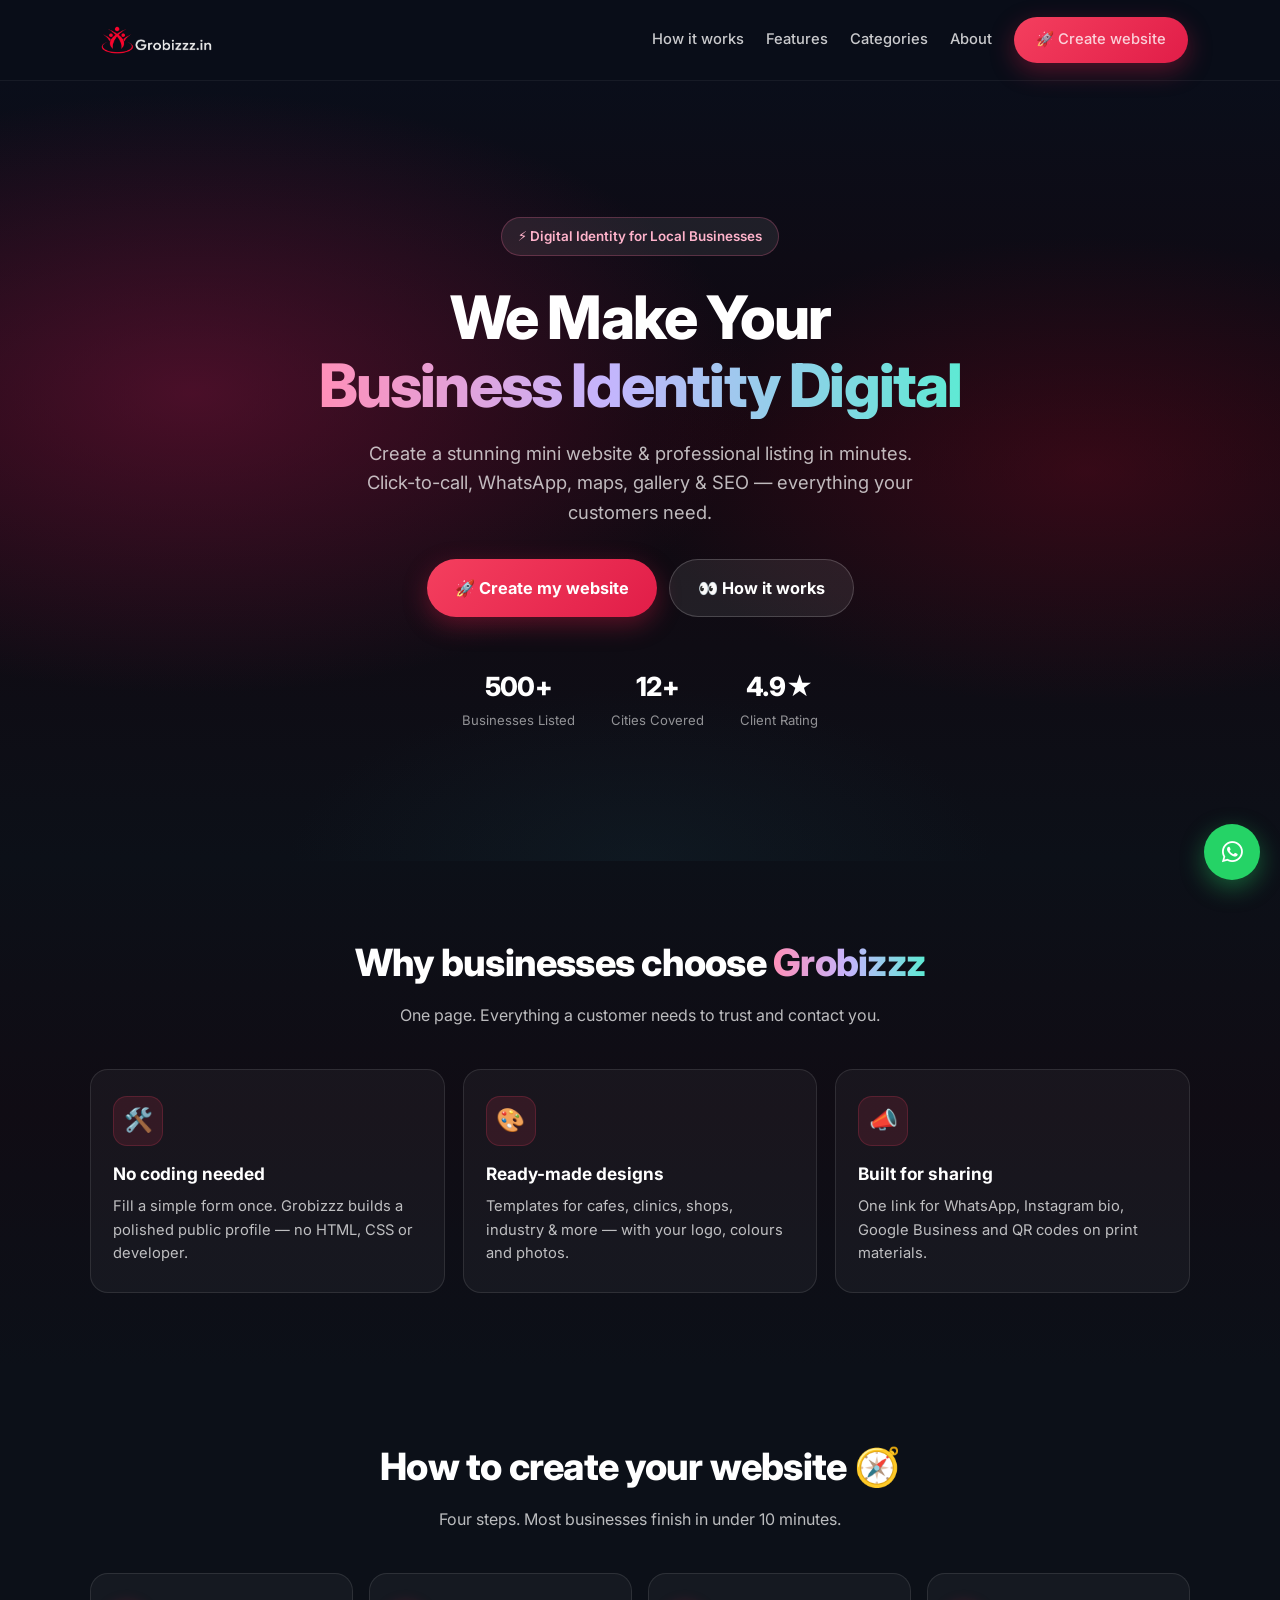
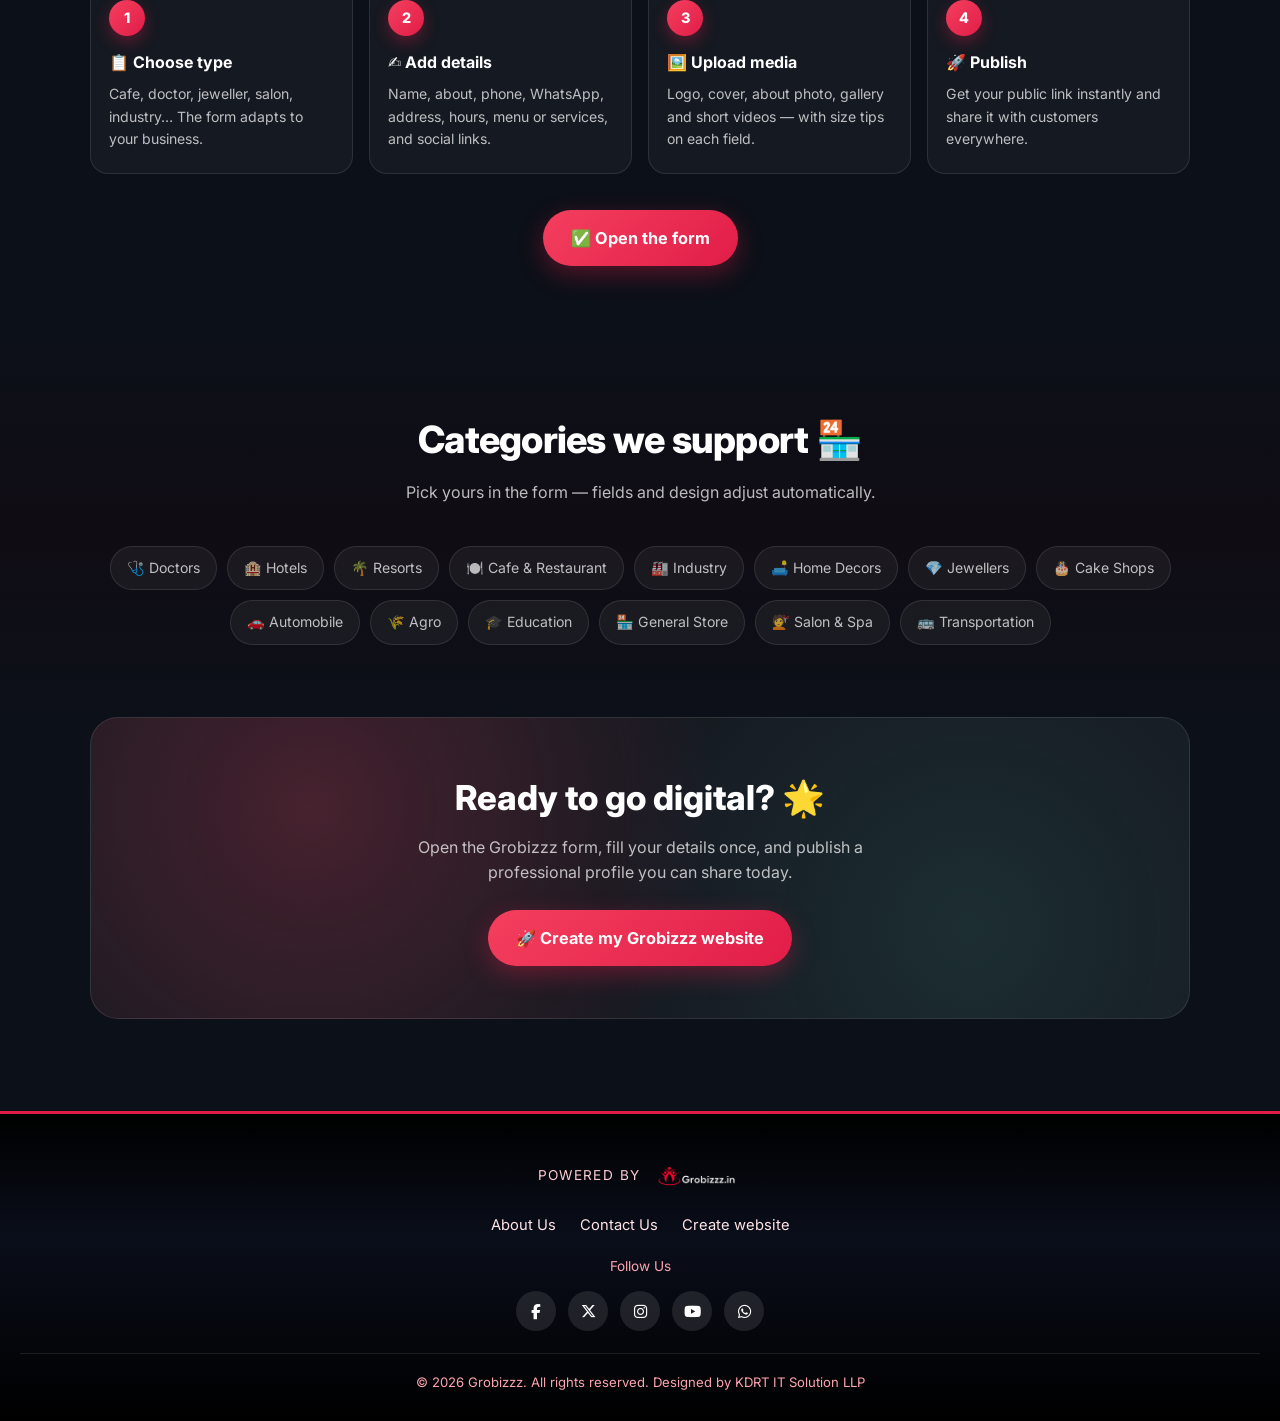
<file: grobizzz-static/index.html>
<!DOCTYPE html>
<html lang="en">
<head>
  <meta charset="UTF-8" />
  <meta name="viewport" content="width=device-width, initial-scale=1.0" />
  <title>Grobizzz – Create Your Business Website in Minutes</title>
  <meta name="description" content="Create a stunning mini website & professional listing in minutes. Click-to-call, WhatsApp, maps, gallery & SEO — everything your customers need." />
  <meta name="theme-color" content="#0a0e1a" />
  <link rel="icon" href="images/grobizzz-logo.png" type="image/png" />
  <link rel="preconnect" href="https://fonts.googleapis.com" />
  <link rel="preconnect" href="https://fonts.gstatic.com" crossorigin />
  <link href="https://fonts.googleapis.com/css2?family=Inter:wght@400;500;600;700;800&display=swap" rel="stylesheet" />
  <link rel="stylesheet" href="https://cdnjs.cloudflare.com/ajax/libs/font-awesome/6.5.1/css/all.min.css" />
  <style>
    :root {
      --nav: #0a0e1a;
      --bg: #0c1018;
      --card: rgba(255,255,255,.04);
      --line: rgba(255,255,255,.1);
      --text: #ffffff;
      --muted: rgba(255,255,255,.72);
      --pink: #ff6b9d;
      --magenta: #e11d48;
      --magenta-hot: #f43f5e;
      --purple: #c4b5fd;
      --teal: #5eead4;
      --radius: 18px;
    }
    * { box-sizing: border-box; margin: 0; padding: 0; }
    html { scroll-behavior: smooth; }
    body {
      font-family: Inter, system-ui, sans-serif;
      background: var(--bg);
      color: var(--text);
      line-height: 1.6;
      overflow-x: hidden;
    }
    a { color: inherit; text-decoration: none; }
    img { max-width: 100%; display: block; }

    /* Nav – match grobizzz.in */
    .nav {
      position: sticky; top: 0; z-index: 100;
      background: rgba(10,14,26,.92);
      backdrop-filter: blur(16px);
      border-bottom: 1px solid rgba(255,255,255,.06);
    }
    .nav-inner {
      max-width: 1140px; margin: 0 auto;
      padding: 14px 22px;
      display: flex; align-items: center; justify-content: space-between; gap: 16px;
    }
    .brand { display: flex; align-items: center; gap: 10px; font-weight: 700; font-size: 1.15rem; }
    .brand img { height: 52px; width: auto; }
    .nav-links { display: flex; gap: 22px; align-items: center; flex-wrap: wrap; }
    .nav-links a { color: rgba(255,255,255,.78); font-size: .92rem; font-weight: 500; }
    .nav-links a:hover { color: #fff; }
    .btn {
      display: inline-flex; align-items: center; justify-content: center; gap: 8px;
      padding: 11px 22px; border-radius: 999px; font-weight: 700; font-size: .92rem;
      border: none; cursor: pointer; transition: transform .2s, box-shadow .2s, filter .2s;
    }
    .btn:hover { transform: translateY(-2px); filter: brightness(1.05); }
    .btn-primary {
      background: linear-gradient(135deg, #f43f5e, #e11d48);
      color: #fff;
      box-shadow: 0 8px 24px rgba(225,29,72,.35);
    }
    .btn-ghost {
      background: rgba(255,255,255,.08);
      color: #fff;
      border: 1px solid rgba(255,255,255,.18);
    }
    .btn-lg { padding: 15px 28px; font-size: 1.02rem; }

    /* Hero – match live site gradient */
    .hero {
      position: relative;
      padding: 88px 20px 80px;
      text-align: center;
      background:
        radial-gradient(ellipse 80% 70% at 15% 40%, rgba(120,20,60,.55), transparent 55%),
        radial-gradient(ellipse 70% 60% at 85% 50%, rgba(90,10,30,.5), transparent 50%),
        radial-gradient(ellipse 50% 40% at 50% 100%, rgba(20,40,50,.35), transparent 55%),
        linear-gradient(180deg, #0a0e1a 0%, #120810 45%, #0c1018 100%);
      overflow: hidden;
      min-height: min(88vh, 780px);
      display: flex; align-items: center; justify-content: center;
    }
    .hero-inner { position: relative; z-index: 1; max-width: 820px; margin: 0 auto; }
    .badge {
      display: inline-flex; align-items: center; gap: 8px;
      padding: 8px 16px; border-radius: 999px;
      background: rgba(255,255,255,.08);
      border: 1px solid rgba(255,107,157,.25);
      color: #ffb3cb; font-size: .84rem; font-weight: 600;
      margin-bottom: 28px;
    }
    .hero h1 {
      font-size: clamp(2.4rem, 6vw, 3.75rem);
      font-weight: 800;
      line-height: 1.12;
      letter-spacing: -.03em;
      margin-bottom: 20px;
    }
    .hero h1 .line1 { display: block; color: #fff; }
    .hero h1 .grad {
      display: block;
      background: linear-gradient(90deg, #ff8fb8 0%, #c4b5fd 45%, #5eead4 100%);
      -webkit-background-clip: text;
      background-clip: text;
      -webkit-text-fill-color: transparent;
    }
    .hero-lead {
      color: var(--muted);
      font-size: clamp(1rem, 2vw, 1.15rem);
      max-width: 560px;
      margin: 0 auto 32px;
    }
    .hero-actions {
      display: flex; flex-wrap: wrap; gap: 12px; justify-content: center;
      margin-bottom: 36px;
    }
    .stats {
      display: flex; flex-wrap: wrap; justify-content: center; gap: 36px;
      padding-top: 12px;
    }
    .stat strong {
      display: block;
      font-size: 1.65rem;
      font-weight: 800;
      letter-spacing: -.02em;
    }
    .stat span {
      font-size: .82rem;
      color: rgba(255,255,255,.55);
    }

    /* Sections */
    .section { padding: 72px 20px; }
    .section-alt {
      background: linear-gradient(180deg, #0c1018 0%, #100c14 50%, #0c1018 100%);
    }
    .wrap { max-width: 1100px; margin: 0 auto; }
    .section-head { text-align: center; max-width: 620px; margin: 0 auto 40px; }
    .section-head h2 {
      font-size: clamp(1.65rem, 3.5vw, 2.35rem);
      font-weight: 800;
      letter-spacing: -.02em;
      margin-bottom: 10px;
    }
    .section-head h2 .grad {
      background: linear-gradient(90deg, #ff8fb8, #c4b5fd, #5eead4);
      -webkit-background-clip: text; background-clip: text;
      -webkit-text-fill-color: transparent;
    }
    .section-head p { color: var(--muted); }

    .grid-3 {
      display: grid; grid-template-columns: repeat(3, 1fr); gap: 18px;
    }
    @media (max-width: 800px) { .grid-3 { grid-template-columns: 1fr; } }

    .card {
      background: rgba(255,255,255,.04);
      border: 1px solid rgba(255,255,255,.1);
      border-radius: var(--radius);
      padding: 26px 22px;
      transition: transform .2s, border-color .2s, box-shadow .2s;
    }
    .card:hover {
      transform: translateY(-4px);
      border-color: rgba(244,63,94,.4);
      box-shadow: 0 16px 40px rgba(225,29,72,.12);
    }
    .card-emoji {
      width: 50px; height: 50px; border-radius: 14px;
      display: flex; align-items: center; justify-content: center;
      font-size: 1.45rem; margin-bottom: 14px;
      background: rgba(244,63,94,.12);
      border: 1px solid rgba(244,63,94,.2);
    }
    .card h3 { font-size: 1.08rem; margin-bottom: 8px; font-weight: 700; }
    .card p { color: var(--muted); font-size: .92rem; }

    .steps {
      display: grid; grid-template-columns: repeat(4, 1fr); gap: 16px;
    }
    @media (max-width: 900px) { .steps { grid-template-columns: 1fr 1fr; } }
    @media (max-width: 520px) { .steps { grid-template-columns: 1fr; } }
    .step {
      background: rgba(255,255,255,.04);
      border: 1px solid rgba(255,255,255,.1);
      border-radius: var(--radius);
      padding: 26px 18px 22px;
    }
    .step-num {
      display: inline-flex; align-items: center; justify-content: center;
      width: 36px; height: 36px; border-radius: 50%;
      background: linear-gradient(135deg, #f43f5e, #e11d48);
      color: #fff; font-weight: 800; font-size: .9rem; margin-bottom: 14px;
      box-shadow: 0 6px 16px rgba(225,29,72,.35);
    }
    .step h3 { font-size: 1rem; margin-bottom: 8px; font-weight: 700; }
    .step p { color: var(--muted); font-size: .88rem; }

    .types { display: flex; flex-wrap: wrap; gap: 10px; justify-content: center; }
    .type-chip {
      padding: 10px 16px; border-radius: 999px;
      background: rgba(255,255,255,.05);
      border: 1px solid rgba(255,255,255,.1);
      font-size: .88rem; color: var(--muted);
    }
    .type-chip:hover {
      border-color: rgba(244,63,94,.4);
      color: #fff;
    }

    .cta-band {
      max-width: 1100px; margin: 0 auto 72px;
      border-radius: 28px;
      padding: 52px 28px;
      text-align: center;
      background:
        radial-gradient(circle at 20% 30%, rgba(244,63,94,.22), transparent 45%),
        radial-gradient(circle at 80% 70%, rgba(94,234,212,.1), transparent 40%),
        rgba(255,255,255,.04);
      border: 1px solid rgba(255,255,255,.1);
    }
    .cta-band h2 {
      font-size: clamp(1.55rem, 3vw, 2.15rem);
      font-weight: 800;
      margin-bottom: 10px;
    }
    .cta-band p { color: var(--muted); max-width: 520px; margin: 0 auto 24px; }

    /* Footer – keep brand cyan accents on dark */
    .gbz-footer {
      background: linear-gradient(180deg, #000 0%, #0a0e1a 40%, #000 100%);
      color: #a5f3fc;
      padding: 44px 20px 28px;
      text-align: center;
      border-top: 3px solid #e11d48;
    }
    .gbz-footer .powered {
      display: flex; align-items: center; justify-content: center; gap: 12px;
      margin-bottom: 20px; font-size: .85rem; color: #fecdd3;
      text-transform: uppercase; letter-spacing: .1em;
    }
    .gbz-footer .powered img { height: 36px; width: auto; max-width: 180px; }
    .gbz-footer .f-links {
      display: flex; justify-content: center; gap: 24px; margin-bottom: 18px; flex-wrap: wrap;
    }
    .gbz-footer .f-links a { color: #ffe4e6; font-size: .92rem; }
    .gbz-footer .f-links a:hover { color: #fff; }
    .gbz-footer .follow-label { font-size: .85rem; margin-bottom: 6px; color: #fda4af; }
    .gbz-footer .f-socials {
      display: flex; justify-content: center; gap: 12px; margin: 14px 0 22px; flex-wrap: wrap;
    }
    .gbz-footer .f-socials a {
      width: 40px; height: 40px; border-radius: 50%;
      background: rgba(255,255,255,.1);
      display: flex; align-items: center; justify-content: center;
      color: #fff; font-size: .95rem; transition: all .25s;
    }
    .gbz-footer .f-socials a:hover {
      background: #e11d48; color: #fff; transform: translateY(-3px);
    }
    .gbz-footer .copy {
      font-size: .82rem;
      border-top: 1px solid rgba(255,255,255,.1);
      padding-top: 18px; margin-top: 8px; color: #fda4af;
    }

    /* Float WhatsApp like live site */
    .wa-float {
      position: fixed; right: 20px; bottom: 20px; z-index: 90;
      width: 56px; height: 56px; border-radius: 50%;
      background: #25d366; color: #fff;
      display: flex; align-items: center; justify-content: center;
      font-size: 1.5rem;
      box-shadow: 0 8px 24px rgba(37,211,102,.4);
      transition: transform .2s;
    }
    .wa-float:hover { transform: scale(1.08); color: #fff; }

    @media (max-width: 700px) {
      .nav-links a:not(.btn) { display: none; }
      .stats { gap: 24px; }
    }
  </style>
</head>
<body>

  <header class="nav">
    <div class="nav-inner">
      <a class="brand" href="index.html">
        <img src="images/grobizzz-logo.png" alt="Grobizzz" onerror="this.style.display='none'" />
       
      </a>
      <div class="nav-links">
        <a href="#how">How it works</a>
        <a href="#why">Features</a>
        <a href="#types">Categories</a>
        <a href="https://grobizzz.in/" target="_blank" rel="noopener">About</a>
        <a class="btn btn-primary" href="auth.html">🚀 Create website</a>
      </div>
    </div>
  </header>

  <section class="hero">
    <div class="hero-inner">
      <div class="badge">⚡ Digital Identity for Local Businesses</div>
      <h1>
        <span class="line1">We Make Your</span>
        <span class="grad">Business Identity Digital</span>
      </h1>
      <p class="hero-lead">
        Create a stunning mini website &amp; professional listing in minutes.
        Click-to-call, WhatsApp, maps, gallery &amp; SEO — everything your customers need.
      </p>
      <div class="hero-actions">
        <a class="btn btn-primary btn-lg" href="auth.html">🚀 Create my website</a>
        <a class="btn btn-ghost btn-lg" href="#how">👀 How it works</a>
      </div>
      <div class="stats">
        <div class="stat"><strong>500+</strong><span>Businesses Listed</span></div>
        <div class="stat"><strong>12+</strong><span>Cities Covered</span></div>
        <div class="stat"><strong>4.9★</strong><span>Client Rating</span></div>
      </div>
    </div>
  </section>

  <section class="section section-alt" id="why">
    <div class="wrap">
      <div class="section-head">
        <h2>Why businesses choose <span class="grad">Grobizzz</span></h2>
        <p>One page. Everything a customer needs to trust and contact you.</p>
      </div>
      <div class="grid-3">
        <div class="card">
          <div class="card-emoji">🛠️</div>
          <h3>No coding needed</h3>
          <p>Fill a simple form once. Grobizzz builds a polished public profile — no HTML, CSS or developer.</p>
        </div>
        <div class="card">
          <div class="card-emoji">🎨</div>
          <h3>Ready-made designs</h3>
          <p>Templates for cafes, clinics, shops, industry &amp; more — with your logo, colours and photos.</p>
        </div>
        <div class="card">
          <div class="card-emoji">📣</div>
          <h3>Built for sharing</h3>
          <p>One link for WhatsApp, Instagram bio, Google Business and QR codes on print materials.</p>
        </div>
      </div>
    </div>
  </section>

  <section class="section" id="how">
    <div class="wrap">
      <div class="section-head">
        <h2>How to create your website 🧭</h2>
        <p>Four steps. Most businesses finish in under 10 minutes.</p>
      </div>
      <div class="steps">
        <div class="step">
          <div class="step-num">1</div>
          <h3>📋 Choose type</h3>
          <p>Cafe, doctor, jeweller, salon, industry… The form adapts to your business.</p>
        </div>
        <div class="step">
          <div class="step-num">2</div>
          <h3>✍️ Add details</h3>
          <p>Name, about, phone, WhatsApp, address, hours, menu or services, and social links.</p>
        </div>
        <div class="step">
          <div class="step-num">3</div>
          <h3>🖼️ Upload media</h3>
          <p>Logo, cover, about photo, gallery and short videos — with size tips on each field.</p>
        </div>
        <div class="step">
          <div class="step-num">4</div>
          <h3>🚀 Publish</h3>
          <p>Get your public link instantly and share it with customers everywhere.</p>
        </div>
      </div>
      <div style="text-align:center;margin-top:36px">
        <a class="btn btn-primary btn-lg" href="auth.html">✅ Open the form</a>
      </div>
    </div>
  </section>

  <section class="section section-alt" id="types">
    <div class="wrap">
      <div class="section-head">
        <h2>Categories we support 🏪</h2>
        <p>Pick yours in the form — fields and design adjust automatically.</p>
      </div>
      <div class="types">
        <span class="type-chip">🩺 Doctors</span>
        <span class="type-chip">🏨 Hotels</span>
        <span class="type-chip">🌴 Resorts</span>
        <span class="type-chip">🍽️ Cafe &amp; Restaurant</span>
        <span class="type-chip">🏭 Industry</span>
        <span class="type-chip">🛋️ Home Decors</span>
        <span class="type-chip">💎 Jewellers</span>
        <span class="type-chip">🎂 Cake Shops</span>
        <span class="type-chip">🚗 Automobile</span>
        <span class="type-chip">🌾 Agro</span>
        <span class="type-chip">🎓 Education</span>
        <span class="type-chip">🏪 General Store</span>
        <span class="type-chip">💇 Salon &amp; Spa</span>
        <span class="type-chip">🚌 Transportation</span>
      </div>
    </div>
  </section>

  <section style="padding:0 20px 20px">
    <div class="cta-band">
      <h2>Ready to go digital? 🌟</h2>
      <p>Open the Grobizzz form, fill your details once, and publish a professional profile you can share today.</p>
      <a class="btn btn-primary btn-lg" href="auth.html">🚀 Create my Grobizzz website</a>
    </div>
  </section>

  <footer class="gbz-footer">
    <div class="powered">
      <span>POWERED BY</span>
      <a href="https://grobizzz.in/" target="_blank" rel="noopener">
        <img src="images/grobizzz-logo.png" alt="Grobizzz" onerror="this.style.display='none'" />
      </a>
    </div>
    <div class="f-links">
      <a href="https://grobizzz.in/" target="_blank" rel="noopener">About Us</a>
      <a href="https://grobizzz.in/" target="_blank" rel="noopener">Contact Us</a>
      <a href="auth.html">Create website</a>
    </div>
    <p class="follow-label">Follow Us</p>
    <div class="f-socials">
      <a href="https://www.facebook.com/profile.php?id=61571578101681" target="_blank" rel="noopener" aria-label="Facebook"><i class="fab fa-facebook-f"></i></a>
      <a href="https://x.com/Grobizin" target="_blank" rel="noopener" aria-label="X"><i class="fab fa-x-twitter"></i></a>
      <a href="https://www.instagram.com/grobizzz.in" target="_blank" rel="noopener" aria-label="Instagram"><i class="fab fa-instagram"></i></a>
      <a href="https://www.youtube.com/channel/UC3qtz8dAlwcPCyrrYUkfmqA" target="_blank" rel="noopener" aria-label="YouTube"><i class="fab fa-youtube"></i></a>
      <a href="https://wa.me/919699544383" target="_blank" rel="noopener" aria-label="WhatsApp"><i class="fab fa-whatsapp"></i></a>
    </div>
    <div class="copy">© <span id="y"></span> Grobizzz. All rights reserved. Designed by KDRT IT Solution LLP</div>
  </footer>

  <a class="wa-float" href="https://wa.me/919699544383" target="_blank" rel="noopener" aria-label="WhatsApp">
    <i class="fab fa-whatsapp"></i>
  </a>

  <script>document.getElementById('y').textContent = new Date().getFullYear();</script>
</body>
</html>
</file>
